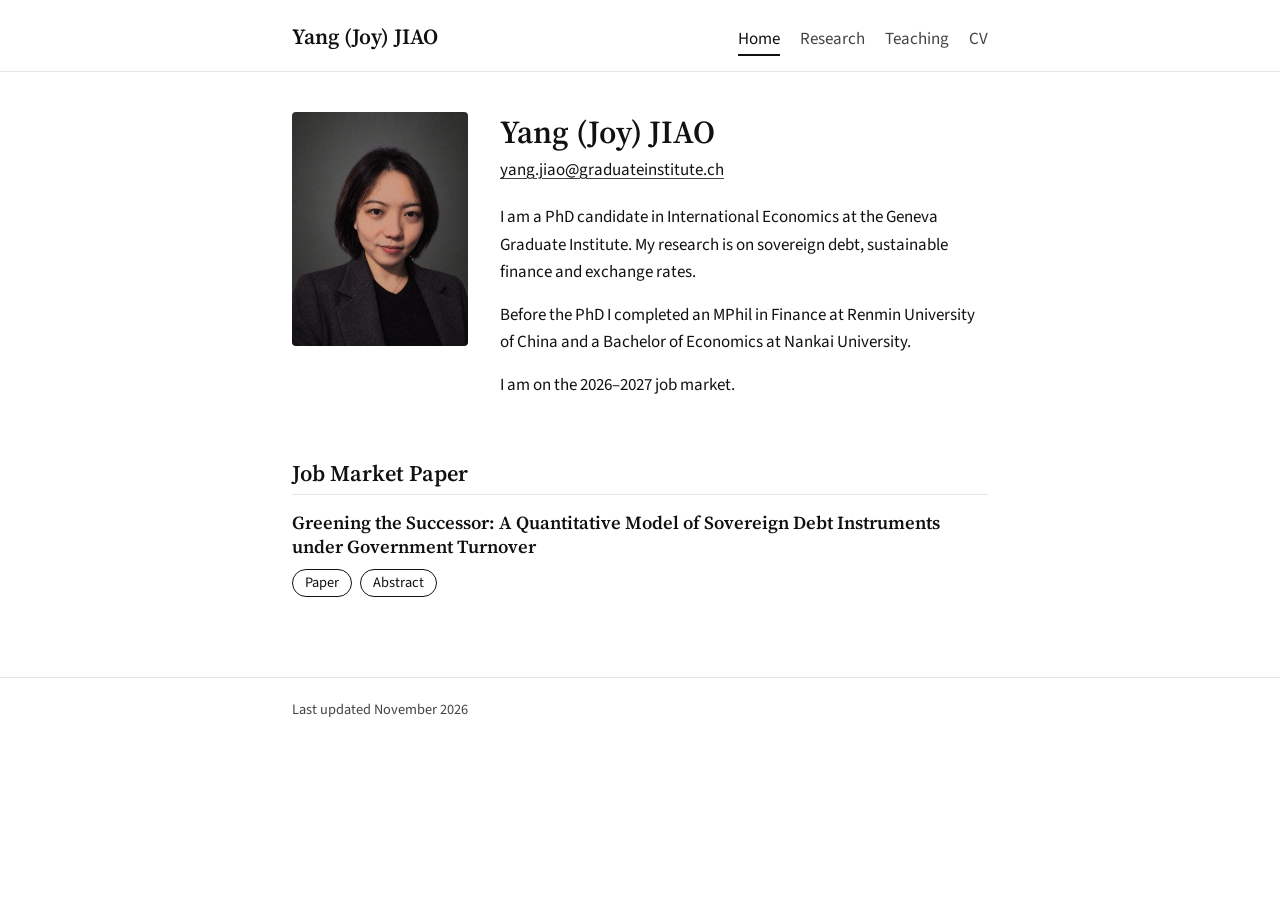
<file: index.html>
<!doctype html>
<html lang="en">
<head>
  <meta charset="utf-8">
  <meta name="viewport" content="width=device-width, initial-scale=1">
  <title>Yang (Joy) JIAO</title>
  <meta name="description" content="Yang (Joy) JIAO, PhD candidate in International Economics at the Geneva Graduate Institute. Research on sovereign debt and sustainable finance.">
  <meta property="og:type" content="website">
  <meta property="og:title" content="Yang (Joy) JIAO">
  <meta property="og:description" content="PhD candidate in International Economics at the Geneva Graduate Institute. Research on sovereign debt and sustainable finance.">
  <meta property="og:url" content="https://joyyjiao.github.io/">
  <meta property="og:image" content="https://joyyjiao.github.io/assets/photo.jpg">
  <link rel="icon" href="assets/favicon.svg" type="image/svg+xml">
  <link rel="preconnect" href="https://fonts.googleapis.com">
  <link rel="preconnect" href="https://fonts.gstatic.com" crossorigin>
  <link rel="stylesheet" href="https://fonts.googleapis.com/css2?family=Source+Sans+3:ital,wght@0,400;0,600;1,400&amp;family=Source+Serif+4:opsz,wght@8..60,600&amp;display=swap">
  <link rel="stylesheet" href="assets/style.css">
</head>
<body>
  <header class="site-header">
    <div class="wrap">
      <a class="site-name" href="index.html">Yang (Joy) JIAO</a>
      <nav class="site-nav" aria-label="Main">
        <ul>
          <li><a href="index.html" aria-current="page">Home</a></li>
          <li><a href="research.html">Research</a></li>
          <li><a href="teaching.html">Teaching</a></li>
          <li><a href="cv.html">CV</a></li>
        </ul>
      </nav>
    </div>
  </header>

  <main class="wrap">
    <section class="intro">
      <img src="assets/photo.jpg" alt="Portrait of Yang (Joy) JIAO" width="600" height="798">
      <div>
        <h1>Yang (Joy) JIAO</h1>
        <p class="position"><a class="email" href="mailto:yang.jiao@graduateinstitute.ch">yang.jiao@graduateinstitute.ch</a></p>
        <p>I am a PhD candidate in International Economics at the Geneva Graduate Institute. My research is on sovereign debt, sustainable finance and exchange rates.</p>
        <p>Before the PhD I completed an MPhil in Finance at Renmin University of China and a Bachelor of Economics at Nankai University.</p>
        <p>I am on the 2026&ndash;2027 job market.</p>
      </div>
    </section>

    <section>
      <h2>Job Market Paper</h2>
      <article class="paper">
        <h3><a href="files/Jiao_JMP.pdf">Greening the Successor: A Quantitative Model of Sovereign Debt Instruments under Government Turnover</a></h3>
        <ul class="links">
          <li><a href="files/Jiao_JMP.pdf">Paper</a></li>
          <li><a href="research.html#jmp">Abstract</a></li>
        </ul>
      </article>
    </section>
  </main>

  <footer class="site-footer">
    <div class="wrap">
      <p>Last updated November 2026</p>
    </div>
  </footer>
</body>
</html>
</file>
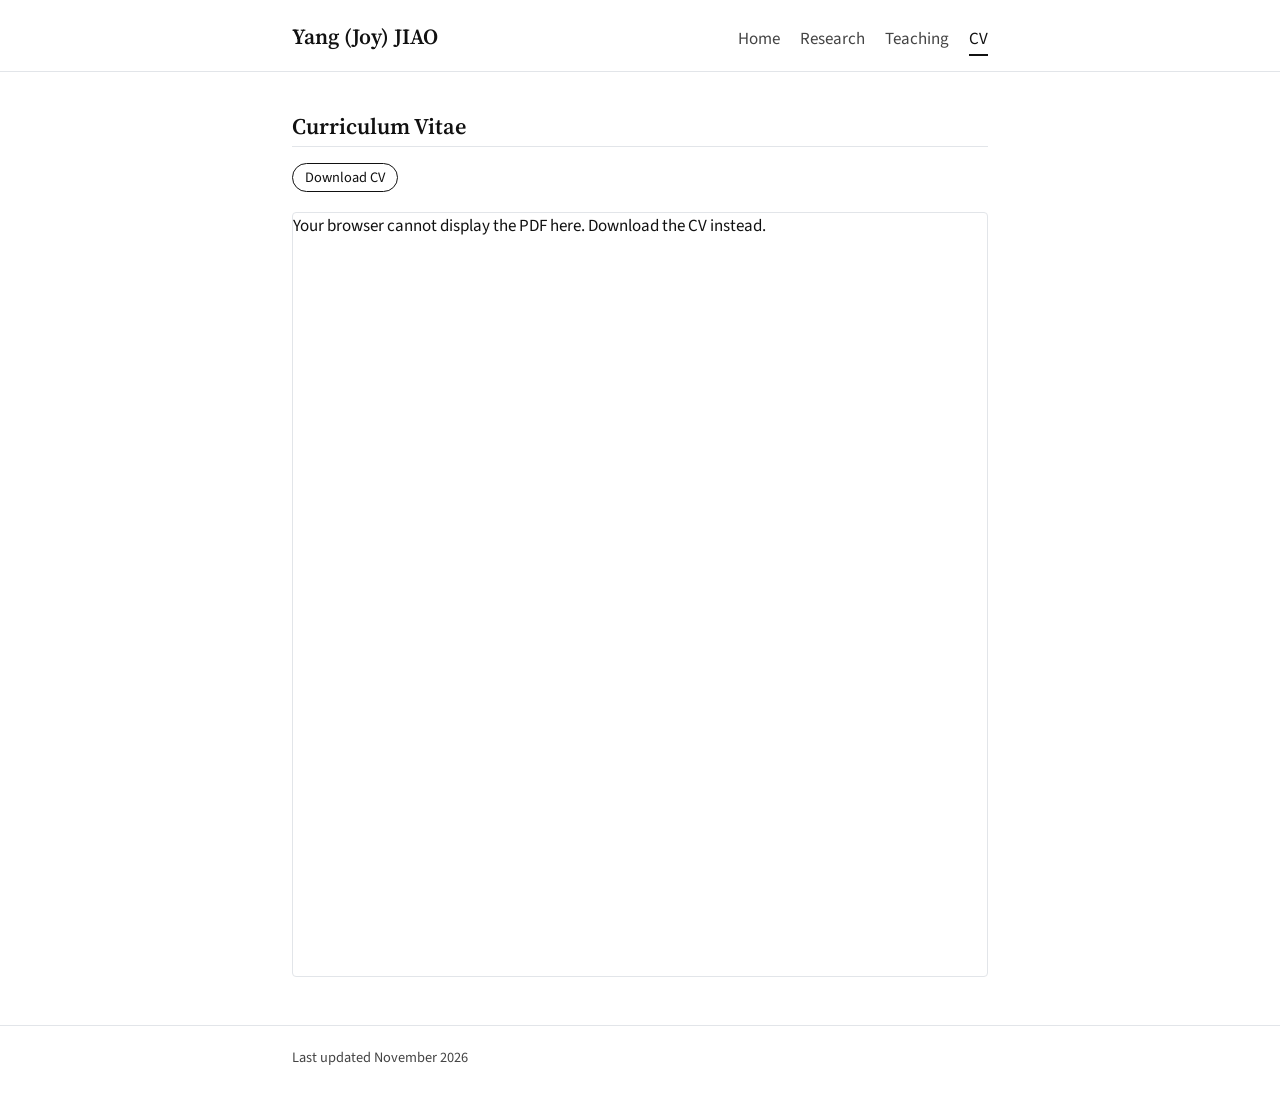
<file: cv.html>
<!doctype html>
<html lang="en">
<head>
  <meta charset="utf-8">
  <meta name="viewport" content="width=device-width, initial-scale=1">
  <title>CV | Yang (Joy) JIAO</title>
  <meta name="description" content="Curriculum vitae of Yang (Joy) JIAO, PhD candidate in International Economics at the Geneva Graduate Institute.">
  <meta property="og:type" content="website">
  <meta property="og:title" content="CV | Yang (Joy) JIAO">
  <meta property="og:description" content="Curriculum vitae of Yang (Joy) JIAO, PhD candidate in International Economics at the Geneva Graduate Institute.">
  <meta property="og:url" content="https://joyyjiao.github.io/cv.html">
  <meta property="og:image" content="https://joyyjiao.github.io/assets/photo.jpg">
  <link rel="icon" href="assets/favicon.svg" type="image/svg+xml">
  <link rel="preconnect" href="https://fonts.googleapis.com">
  <link rel="preconnect" href="https://fonts.gstatic.com" crossorigin>
  <link rel="stylesheet" href="https://fonts.googleapis.com/css2?family=Source+Sans+3:ital,wght@0,400;0,600;1,400&amp;family=Source+Serif+4:opsz,wght@8..60,600&amp;display=swap">
  <link rel="stylesheet" href="assets/style.css">
</head>
<body>
  <header class="site-header">
    <div class="wrap">
      <a class="site-name" href="index.html">Yang (Joy) JIAO</a>
      <nav class="site-nav" aria-label="Main">
        <ul>
          <li><a href="index.html">Home</a></li>
          <li><a href="research.html">Research</a></li>
          <li><a href="teaching.html">Teaching</a></li>
          <li><a href="cv.html" aria-current="page">CV</a></li>
        </ul>
      </nav>
    </div>
  </header>

  <main class="wrap">
    <section>
      <h2>Curriculum Vitae</h2>
      <ul class="links">
        <li><a href="files/Jiao_CV.pdf">Download CV</a></li>
      </ul>
      <object class="cv-frame" data="files/Jiao_CV.pdf" type="application/pdf" aria-label="CV of Yang (Joy) JIAO">
        <p>Your browser cannot display the PDF here. <a href="files/Jiao_CV.pdf">Download the CV</a> instead.</p>
      </object>
    </section>
  </main>

  <footer class="site-footer">
    <div class="wrap">
      <p>Last updated November 2026</p>
    </div>
  </footer>
</body>
</html>
</file>
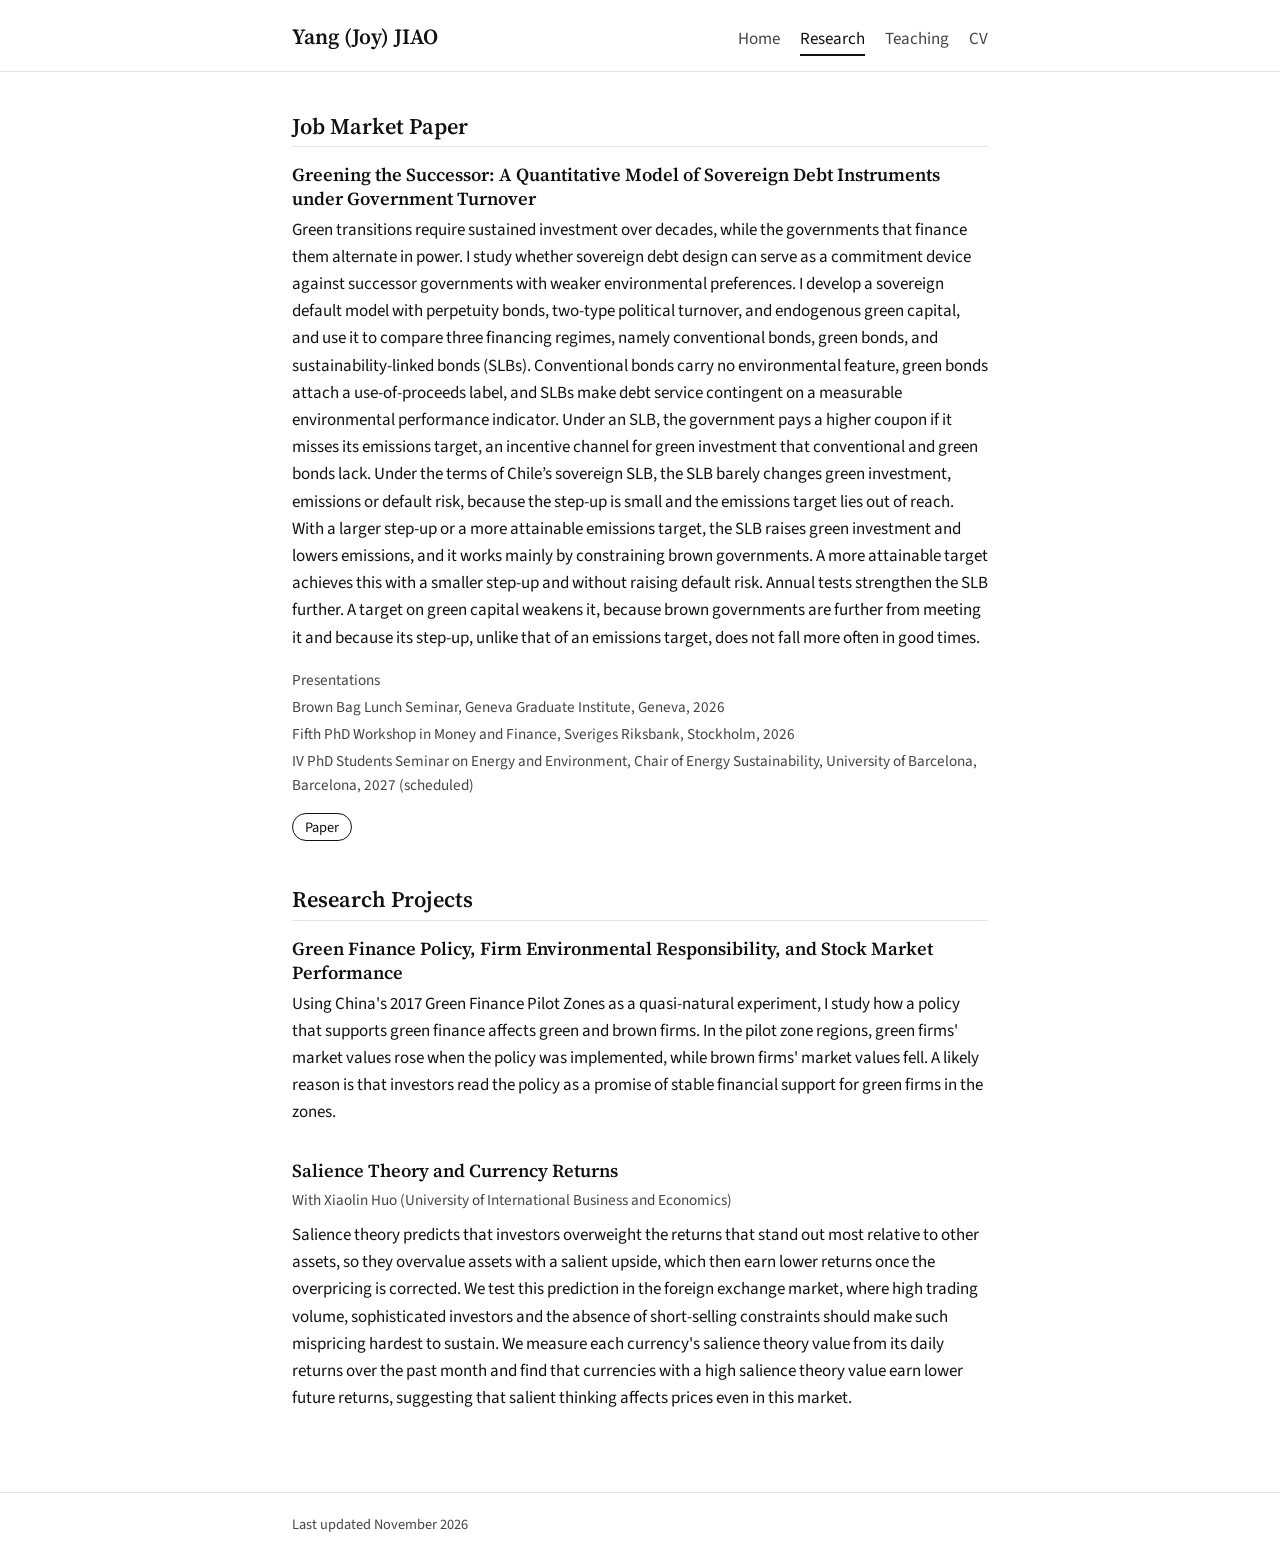
<file: research.html>
<!doctype html>
<html lang="en">
<head>
  <meta charset="utf-8">
  <meta name="viewport" content="width=device-width, initial-scale=1">
  <title>Research | Yang (Joy) JIAO</title>
  <meta name="description" content="Research by Yang (Joy) JIAO on sovereign debt, sustainable finance and exchange rates, including the job market paper Greening the Successor.">
  <meta property="og:type" content="website">
  <meta property="og:title" content="Research | Yang (Joy) JIAO">
  <meta property="og:description" content="Research by Yang (Joy) JIAO on sovereign debt and sustainable finance, including the job market paper Greening the Successor.">
  <meta property="og:url" content="https://joyyjiao.github.io/research.html">
  <meta property="og:image" content="https://joyyjiao.github.io/assets/photo.jpg">
  <link rel="icon" href="assets/favicon.svg" type="image/svg+xml">
  <link rel="preconnect" href="https://fonts.googleapis.com">
  <link rel="preconnect" href="https://fonts.gstatic.com" crossorigin>
  <link rel="stylesheet" href="https://fonts.googleapis.com/css2?family=Source+Sans+3:ital,wght@0,400;0,600;1,400&amp;family=Source+Serif+4:opsz,wght@8..60,600&amp;display=swap">
  <link rel="stylesheet" href="assets/style.css">
</head>
<body>
  <header class="site-header">
    <div class="wrap">
      <a class="site-name" href="index.html">Yang (Joy) JIAO</a>
      <nav class="site-nav" aria-label="Main">
        <ul>
          <li><a href="index.html">Home</a></li>
          <li><a href="research.html" aria-current="page">Research</a></li>
          <li><a href="teaching.html">Teaching</a></li>
          <li><a href="cv.html">CV</a></li>
        </ul>
      </nav>
    </div>
  </header>

  <main class="wrap">
    <section>
      <h2>Job Market Paper</h2>
      <article class="paper" id="jmp">
        <h3><a href="files/Jiao_JMP.pdf">Greening the Successor: A Quantitative Model of Sovereign Debt Instruments under Government Turnover</a></h3>
        <p>Green transitions require sustained investment over decades, while the governments that finance them alternate in power. I study whether sovereign debt design can serve as a commitment device against successor governments with weaker environmental preferences. I develop a sovereign default model with perpetuity bonds, two-type political turnover, and endogenous green capital, and use it to compare three financing regimes, namely conventional bonds, green bonds, and sustainability-linked bonds (SLBs). Conventional bonds carry no environmental feature, green bonds attach a use-of-proceeds label, and SLBs make debt service contingent on a measurable environmental performance indicator. Under an SLB, the government pays a higher coupon if it misses its emissions target, an incentive channel for green investment that conventional and green bonds lack. Under the terms of Chile&rsquo;s sovereign SLB, the SLB barely changes green investment, emissions or default risk, because the step-up is small and the emissions target lies out of reach. With a larger step-up or a more attainable emissions target, the SLB raises green investment and lowers emissions, and it works mainly by constraining brown governments. A more attainable target achieves this with a smaller step-up and without raising default risk. Annual tests strengthen the SLB further. A target on green capital weakens it, because brown governments are further from meeting it and because its step-up, unlike that of an emissions target, does not fall more often in good times.</p>
        <div class="talks">
          <p>Presentations</p>
          <ul>
            <li>Brown Bag Lunch Seminar, Geneva Graduate Institute, Geneva, 2026</li>
            <li>Fifth PhD Workshop in Money and Finance, Sveriges Riksbank, Stockholm, 2026</li>
            <li>IV PhD Students Seminar on Energy and Environment, Chair of Energy Sustainability, University of Barcelona, Barcelona, 2027 (scheduled)</li>
          </ul>
        </div>
        <ul class="links">
          <li><a href="files/Jiao_JMP.pdf">Paper</a></li>
        </ul>
      </article>
    </section>

    <section>
      <h2>Research Projects</h2>
      <article class="paper">
        <h3>Green Finance Policy, Firm Environmental Responsibility, and Stock Market Performance</h3>
        <p>Using China's 2017 Green Finance Pilot Zones as a quasi-natural experiment, I study how a policy that supports green finance affects green and brown firms. In the pilot zone regions, green firms' market values rose when the policy was implemented, while brown firms' market values fell. A likely reason is that investors read the policy as a promise of stable financial support for green firms in the zones.</p>
      </article>
      <article class="paper">
        <h3>Salience Theory and Currency Returns</h3>
        <p class="meta">With Xiaolin Huo (University of International Business and Economics)</p>
        <p>Salience theory predicts that investors overweight the returns that stand out most relative to other assets, so they overvalue assets with a salient upside, which then earn lower returns once the overpricing is corrected. We test this prediction in the foreign exchange market, where high trading volume, sophisticated investors and the absence of short-selling constraints should make such mispricing hardest to sustain. We measure each currency's salience theory value from its daily returns over the past month and find that currencies with a high salience theory value earn lower future returns, suggesting that salient thinking affects prices even in this market.</p>
      </article>
    </section>
  </main>

  <footer class="site-footer">
    <div class="wrap">
      <p>Last updated November 2026</p>
    </div>
  </footer>
</body>
</html>
</file>
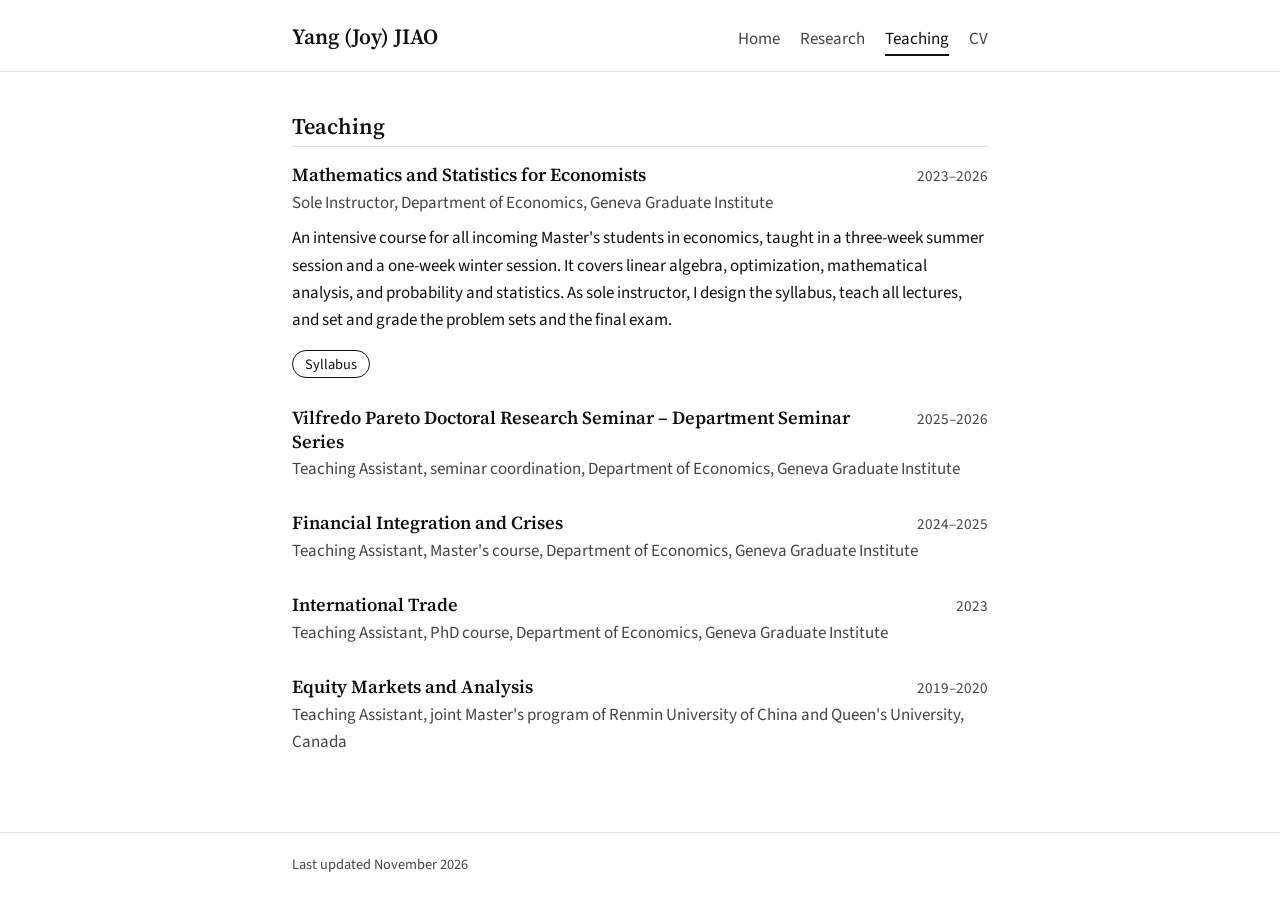
<file: teaching.html>
<!doctype html>
<html lang="en">
<head>
  <meta charset="utf-8">
  <meta name="viewport" content="width=device-width, initial-scale=1">
  <title>Teaching | Yang (Joy) JIAO</title>
  <meta name="description" content="Teaching by Yang (Joy) JIAO at the Geneva Graduate Institute and Renmin University of China, including Mathematics and Statistics for Economists for incoming Master's students.">
  <meta property="og:type" content="website">
  <meta property="og:title" content="Teaching | Yang (Joy) JIAO">
  <meta property="og:description" content="Teaching by Yang (Joy) JIAO at the Geneva Graduate Institute and Renmin University of China.">
  <meta property="og:url" content="https://joyyjiao.github.io/teaching.html">
  <meta property="og:image" content="https://joyyjiao.github.io/assets/photo.jpg">
  <link rel="icon" href="assets/favicon.svg" type="image/svg+xml">
  <link rel="preconnect" href="https://fonts.googleapis.com">
  <link rel="preconnect" href="https://fonts.gstatic.com" crossorigin>
  <link rel="stylesheet" href="https://fonts.googleapis.com/css2?family=Source+Sans+3:ital,wght@0,400;0,600;1,400&amp;family=Source+Serif+4:opsz,wght@8..60,600&amp;display=swap">
  <link rel="stylesheet" href="assets/style.css">
</head>
<body>
  <header class="site-header">
    <div class="wrap">
      <a class="site-name" href="index.html">Yang (Joy) JIAO</a>
      <nav class="site-nav" aria-label="Main">
        <ul>
          <li><a href="index.html">Home</a></li>
          <li><a href="research.html">Research</a></li>
          <li><a href="teaching.html" aria-current="page">Teaching</a></li>
          <li><a href="cv.html">CV</a></li>
        </ul>
      </nav>
    </div>
  </header>

  <main class="wrap">
    <section>
      <h2>Teaching</h2>
      <article class="entry">
        <div class="entry-head">
          <h3>Mathematics and Statistics for Economists</h3>
          <span class="when">2023&ndash;2026</span>
        </div>
        <p class="where">Sole Instructor, Department of Economics, Geneva Graduate Institute</p>
        <p>An intensive course for all incoming Master's students in economics, taught in a three-week summer session and a one-week winter session. It covers linear algebra, optimization, mathematical analysis, and probability and statistics. As sole instructor, I design the syllabus, teach all lectures, and set and grade the problem sets and the final exam.</p>
        <ul class="links">
          <li><a href="files/EI071.pdf">Syllabus</a></li>
        </ul>
      </article>
      <article class="entry">
        <div class="entry-head">
          <h3>Vilfredo Pareto Doctoral Research Seminar &ndash; Department Seminar Series</h3>
          <span class="when">2025&ndash;2026</span>
        </div>
        <p class="where">Teaching Assistant, seminar coordination, Department of Economics, Geneva Graduate Institute</p>
      </article>
      <article class="entry">
        <div class="entry-head">
          <h3>Financial Integration and Crises</h3>
          <span class="when">2024&ndash;2025</span>
        </div>
        <p class="where">Teaching Assistant, Master's course, Department of Economics, Geneva Graduate Institute</p>
      </article>
      <article class="entry">
        <div class="entry-head">
          <h3>International Trade</h3>
          <span class="when">2023</span>
        </div>
        <p class="where">Teaching Assistant, PhD course, Department of Economics, Geneva Graduate Institute</p>
      </article>
      <article class="entry">
        <div class="entry-head">
          <h3>Equity Markets and Analysis</h3>
          <span class="when">2019&ndash;2020</span>
        </div>
        <p class="where">Teaching Assistant, joint Master's program of Renmin University of China and Queen's University, Canada</p>
      </article>
    </section>
  </main>

  <footer class="site-footer">
    <div class="wrap">
      <p>Last updated November 2026</p>
    </div>
  </footer>
</body>
</html>
</file>
<file: assets/style.css>
/* Shared stylesheet for joyyjiao.github.io */

:root {
  --ink: #111111;
  --muted: #444444;
  --rule: #e2e5e9;
  --bg: #ffffff;
  --measure: 46rem;
  --serif: "Source Serif 4", Georgia, "Times New Roman", serif;
  --sans: "Source Sans 3", -apple-system, BlinkMacSystemFont, "Segoe UI", Helvetica, Arial, sans-serif;
}

*, *::before, *::after { box-sizing: border-box; }
html { -webkit-text-size-adjust: 100%; }
body {
  margin: 0;
  background: var(--bg);
  color: var(--ink);
  font-family: var(--sans);
  font-size: 1.0625rem;
  line-height: 1.6;
}
a { color: var(--ink); text-decoration: none; }
a:hover, a:focus-visible { text-decoration: underline; text-underline-offset: 0.15em; }
.wrap { max-width: var(--measure); margin: 0 auto; padding-left: 1.25rem; padding-right: 1.25rem; }

/* Header and navigation */
.site-header { border-bottom: 1px solid var(--rule); }
.site-header .wrap {
  display: flex;
  flex-wrap: wrap;
  align-items: baseline;
  justify-content: space-between;
  gap: 0.5rem 1.5rem;
  padding-top: 1.25rem;
  padding-bottom: 1rem;
}
.site-name { font-family: var(--serif); font-size: 1.35rem; font-weight: 600; color: var(--ink); }
.site-name:hover { text-decoration: none; }
.site-nav ul { list-style: none; margin: 0; padding: 0; display: flex; flex-wrap: wrap; gap: 0.25rem 1.25rem; }
.site-nav a { color: var(--muted); padding-bottom: 0.2rem; border-bottom: 2px solid transparent; }
.site-nav a:hover { color: var(--ink); text-decoration: none; }
.site-nav a[aria-current="page"] { color: var(--ink); border-bottom-color: var(--ink); }

/* Text */
main { padding: 2.5rem 0 3rem; }
h1, h2, h3 { font-family: var(--serif); font-weight: 600; line-height: 1.3; color: var(--ink); }
h1 { font-size: 2rem; margin: 0 0 0.25rem; }
h2 {
  font-size: 1.4rem;
  margin: 2.75rem 0 1rem;
  padding-bottom: 0.35rem;
  border-bottom: 1px solid var(--rule);
}
main > h2:first-child, main > section:first-child > h2:first-child { margin-top: 0; }
h3 { font-size: 1.15rem; margin: 0 0 0.35rem; }
p { margin: 0 0 1rem; }
.muted { color: var(--muted); }
.email { overflow-wrap: anywhere; text-decoration: underline; text-decoration-color: var(--muted); text-underline-offset: 0.15em; }

/* Home */
.intro { display: grid; grid-template-columns: 11rem 1fr; gap: 2rem; align-items: start; }
.intro img { display: block; width: 100%; height: auto; border-radius: 4px; }
.position { color: var(--muted); margin-bottom: 1.25rem; }

/* Papers */
.paper { margin: 0 0 2rem; }
.paper h3 { font-size: 1.15rem; }
.paper .meta { color: var(--muted); font-size: 0.95rem; margin: 0.15rem 0 0.6rem; }
.talks { color: var(--muted); font-size: 0.95rem; margin: 0 0 1rem; }
.talks p { margin: 0 0 0.2rem; }
.talks ul { list-style: none; margin: 0; padding: 0; }
.talks li { margin: 0 0 0.15rem; }
.links { display: flex; flex-wrap: wrap; gap: 0.5rem; margin: 0.6rem 0 0; padding: 0; list-style: none; }
.links a {
  display: inline-block;
  font-size: 0.9rem;
  padding: 0.1rem 0.75rem;
  border: 1px solid var(--ink);
  border-radius: 999px;
}
.links a:hover, .links a:focus-visible { background: var(--ink); color: #fff; text-decoration: none; }

/* Teaching */
.entry { margin: 0 0 1.75rem; }
.entry-head { display: grid; grid-template-columns: 1fr auto; align-items: baseline; gap: 0 1rem; }
.entry-head h3 { margin: 0; }
.entry .when { color: var(--muted); font-size: 0.95rem; white-space: nowrap; }
.entry .where { color: var(--muted); margin: 0.1rem 0 0.5rem; }

/* CV */
.cv-frame { display: block; width: 100%; height: 85vh; margin-top: 1.25rem; border: 1px solid var(--rule); border-radius: 4px; }

/* Footer */
.site-footer { border-top: 1px solid var(--rule); color: var(--muted); font-size: 0.9rem; }
.site-footer .wrap { padding-top: 1.25rem; padding-bottom: 2rem; }
.site-footer p { margin: 0; }

@media (max-width: 40rem) {
  body { font-size: 1rem; }
  main { padding-top: 1.75rem; }
  h1 { font-size: 1.7rem; }
  .intro { grid-template-columns: 1fr; gap: 1.25rem; }
  .intro img { width: 9rem; }
  .cv-frame { height: 70vh; }
}
</file>
